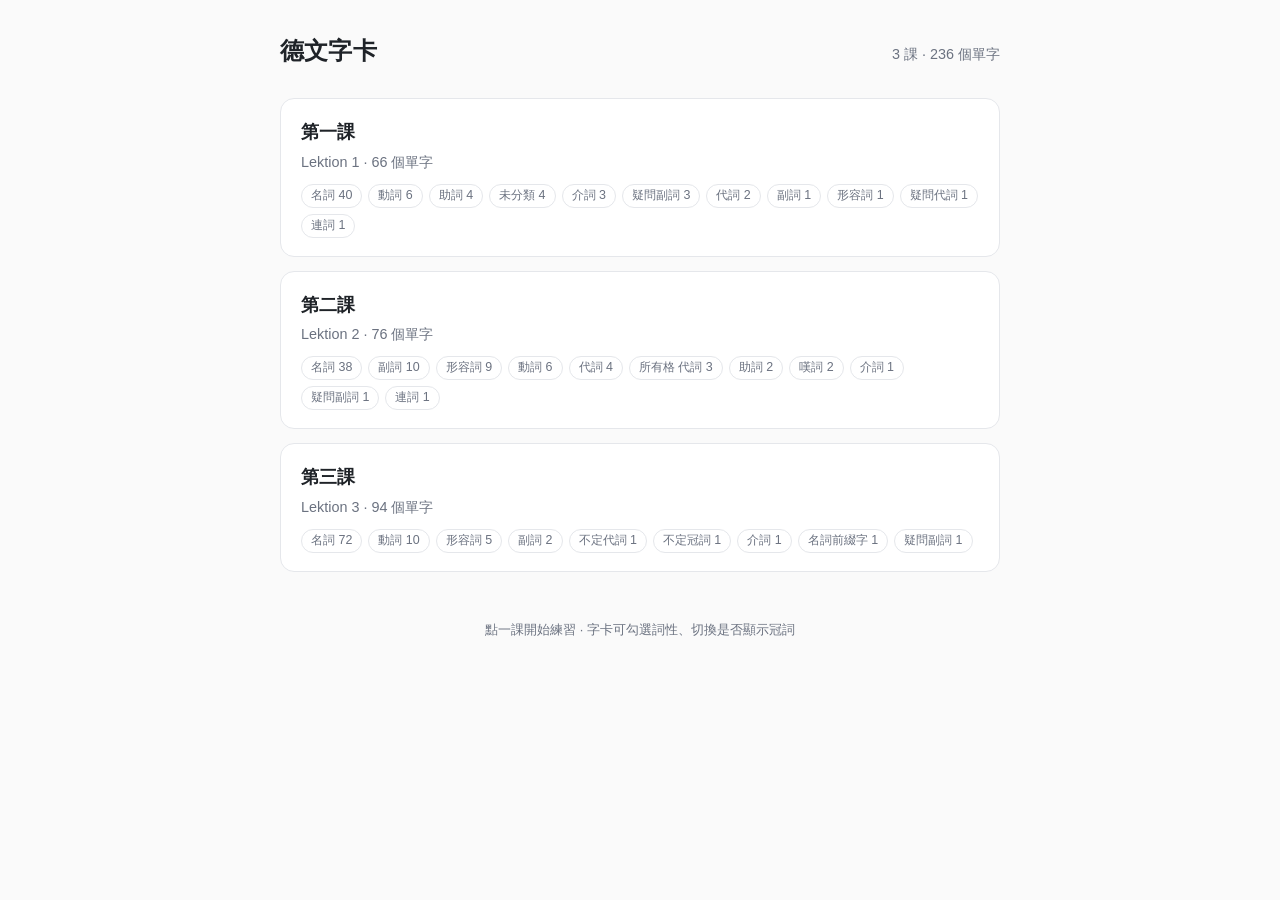
<file: index.html>
<!DOCTYPE html>
<html lang="zh-Hant">
<head>
  <meta charset="UTF-8">
  <meta name="viewport" content="width=device-width, initial-scale=1">
  <title>德文字卡</title>
  <link rel="stylesheet" href="css/style.css">
</head>
<body>
  <main class="container">
    <header class="site">
      <h1>德文字卡</h1>
      <span class="sub" id="total"></span>
    </header>

    <div class="lessons" id="lessons"><p class="empty">載入中…</p></div>

    <footer>點一課開始練習 · 字卡可勾選詞性、切換是否顯示冠詞</footer>
  </main>
  <script src="js/common.js"></script>
  <script src="js/index.js"></script>
</body>
</html>
</file>
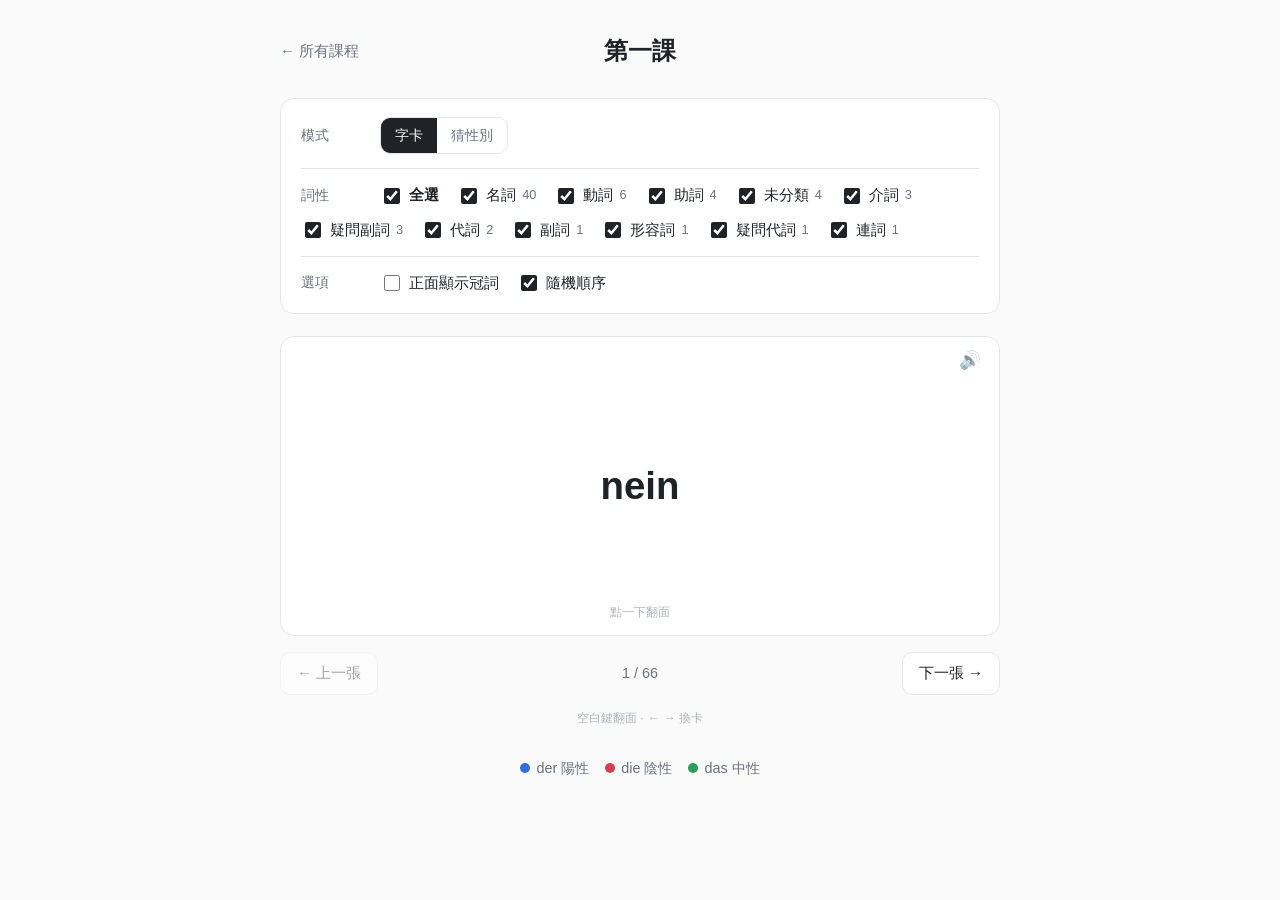
<file: practice.html>
<!DOCTYPE html>
<html lang="zh-Hant">
<head>
  <meta charset="UTF-8">
  <meta name="viewport" content="width=device-width, initial-scale=1">
  <title>練習 · 德文字卡</title>
  <link rel="stylesheet" href="css/style.css">
</head>
<body>
  <main class="container">
    <header class="site centered">
      <a class="back" href="index.html">← 所有課程</a>
      <h1 id="title">練習</h1>
    </header>

    <section class="panel">
      <div class="row">
        <span class="label">模式</span>
        <div class="seg" id="mode">
          <button data-mode="cards" class="on">字卡</button>
          <button data-mode="gender">猜性別</button>
        </div>
      </div>
      <div class="row" id="pos-row">
        <span class="label">詞性</span>
        <label><input type="checkbox" id="pos-all" checked> <strong>全選</strong></label>
        <span id="pos-list" style="display:contents"></span>
      </div>
      <div class="row">
        <span class="label">選項</span>
        <label id="show-article-wrap"><input type="checkbox" id="show-article"> 正面顯示冠詞</label>
        <label><input type="checkbox" id="shuffle" checked> 隨機順序</label>
      </div>
    </section>

    <!-- 字卡模式 -->
    <section id="cards-view">
      <div class="stage">
        <div class="card" id="card" tabindex="0" aria-label="點一下翻面">
          <div class="face front-face" id="front"></div>
          <div class="face back-face" id="back"></div>
        </div>
      </div>
      <div class="controls">
        <button class="btn" id="prev">← 上一張</button>
        <span class="progress" id="progress"></span>
        <button class="btn" id="next">下一張 →</button>
      </div>
      <p class="keys">空白鍵翻面 · ← → 換卡</p>
    </section>

    <!-- 猜性別模式 -->
    <section id="gender-view" hidden>
      <div class="card"><div class="face" id="g-face"></div></div>
      <div class="choices">
        <button class="choice g-der" data-g="der">der</button>
        <button class="choice g-die" data-g="die">die</button>
        <button class="choice g-das" data-g="das">das</button>
      </div>
      <div class="feedback" id="g-feedback"></div>
      <div class="controls">
        <span class="score" id="g-score"></span>
        <span class="progress" id="g-progress"></span>
        <button class="btn primary" id="g-next">下一題 →</button>
      </div>
      <p class="keys">按 1 / 2 / 3 選 der / die / das · Enter 下一題</p>
    </section>

    <div class="legend centered">
      <span class="g-der">der 陽性</span>
      <span class="g-die">die 陰性</span>
      <span class="g-das">das 中性</span>
    </div>
  </main>
  <script src="js/common.js"></script>
  <script src="js/practice.js"></script>
</body>
</html>
</file>
<file: css/style.css>
/* 德文字卡 — 簡約風格。顏色只在這裡定義，其他地方用變數。 */
:root {
  --der: #2f6fdb;      /* 陽性 藍 */
  --die: #d6404a;      /* 陰性 紅 */
  --das: #2e9a5a;      /* 中性 綠 */
  --der-bg: #eaf1fd;
  --die-bg: #fcebec;
  --das-bg: #e8f6ee;
  --text: #1f2328;
  --muted: #6b7280;
  --line: #e5e7eb;
  --bg: #fafafa;
  --card: #ffffff;
  --radius: 14px;
  font-family: -apple-system, BlinkMacSystemFont, "Segoe UI", "Noto Sans TC", "PingFang TC", sans-serif;
  color: var(--text);
  background: var(--bg);
}

* { box-sizing: border-box; }
[hidden] { display: none !important; }
body { margin: 0; line-height: 1.6; }
a { color: inherit; }
.container { max-width: 760px; margin: 0 auto; padding: 32px 20px 64px; }

header.site { display: flex; align-items: baseline; justify-content: space-between; gap: 12px; margin-bottom: 28px; }
header.site h1 { font-size: 1.5rem; margin: 0; font-weight: 650; letter-spacing: .01em; }
header.site .sub { color: var(--muted); font-size: .9rem; }
/* 練習頁：左邊返回連結、課名置中 */
header.site.centered { display: grid; grid-template-columns: 1fr auto 1fr; align-items: center; }
header.site.centered h1 { grid-column: 2; text-align: center; }
header.site.centered .back { justify-self: start; }
.back { text-decoration: none; color: var(--muted); font-size: .95rem; }
.back:hover { color: var(--text); }

/* 首頁課程列表 */
.lessons { display: grid; gap: 14px; }
.lesson-card {
  display: block; text-decoration: none; background: var(--card);
  border: 1px solid var(--line); border-radius: var(--radius); padding: 18px 20px;
  transition: border-color .15s, transform .15s;
}
.lesson-card:hover { border-color: #c9ccd1; transform: translateY(-1px); }
.lesson-card h2 { margin: 0 0 4px; font-size: 1.15rem; font-weight: 600; }
.lesson-card .meta { color: var(--muted); font-size: .9rem; }
.chips { display: flex; flex-wrap: wrap; gap: 6px; margin-top: 10px; }
.chip { font-size: .78rem; color: var(--muted); border: 1px solid var(--line); border-radius: 999px; padding: 1px 9px; }

.legend { display: flex; gap: 16px; margin-top: 28px; color: var(--muted); font-size: .9rem; }
.legend.centered { justify-content: center; }
.legend span::before { content: ""; display: inline-block; width: 10px; height: 10px; border-radius: 50%; margin-right: 6px; background: var(--c); }

/* 設定區 */
.panel { background: var(--card); border: 1px solid var(--line); border-radius: var(--radius); padding: 18px 20px; margin-bottom: 22px; }
.row { display: flex; flex-wrap: wrap; align-items: center; gap: 10px 18px; }
.row + .row { margin-top: 14px; padding-top: 14px; border-top: 1px solid var(--line); }
.label { font-size: .85rem; color: var(--muted); min-width: 4.5em; }
.panel label { display: inline-flex; align-items: center; gap: 6px; cursor: pointer; font-size: .95rem; user-select: none; }
.panel input[type=checkbox], .panel input[type=radio] { accent-color: var(--text); width: 16px; height: 16px; }
.count { color: var(--muted); font-size: .8rem; }

.seg { display: inline-flex; border: 1px solid var(--line); border-radius: 10px; overflow: hidden; }
.seg button { border: 0; background: transparent; padding: 6px 14px; font: inherit; font-size: .9rem; cursor: pointer; color: var(--muted); }
.seg button.on { background: var(--text); color: #fff; }

/* 字卡 */
.stage { perspective: 1200px; }
.card {
  position: relative; height: 300px; cursor: pointer;
  transform-style: preserve-3d; transition: transform .45s ease;
}
.card.flipped { transform: rotateY(180deg); }
.face {
  position: absolute; inset: 0; backface-visibility: hidden; -webkit-backface-visibility: hidden;
  display: flex; flex-direction: column; align-items: center; justify-content: center; text-align: center;
  background: var(--card); border: 1px solid var(--line); border-radius: var(--radius);
  padding: 24px; transition: background .2s;
}
.back-face { transform: rotateY(180deg); }
.word { font-size: 2.4rem; font-weight: 600; line-height: 1.25; word-break: break-word; }
.article { font-weight: 500; margin-right: .3em; }
.zh { font-size: 1.35rem; margin-top: 14px; }
.info { color: var(--muted); font-size: .9rem; margin-top: 10px; }
.hint { position: absolute; bottom: 12px; font-size: .78rem; color: #b0b4ba; }

/* 依性別上色（.g-der / .g-die / .g-das / 多性別用 .g-multi） */
.g-der { --c: var(--der); --cb: var(--der-bg); }
.g-die { --c: var(--die); --cb: var(--die-bg); }
.g-das { --c: var(--das); --cb: var(--das-bg); }
.face.colored { background: var(--cb); border-color: var(--c); }
.face.colored .word, .face.colored .article { color: var(--c); }
.face.colored.g-multi { background: linear-gradient(135deg, var(--c1b) 50%, var(--c2b) 50%); border-color: var(--line); }
.face.colored.g-multi .word { color: var(--text); }
.art-der { color: var(--der); } .art-die { color: var(--die); } .art-das { color: var(--das); }

/* 控制列 */
.controls { display: flex; align-items: center; justify-content: space-between; margin-top: 16px; gap: 10px; }
.btn {
  font: inherit; font-size: .95rem; background: var(--card); color: var(--text);
  border: 1px solid var(--line); border-radius: 10px; padding: 8px 16px; cursor: pointer;
}
.btn:hover:not(:disabled) { border-color: #c9ccd1; }
.btn:disabled { opacity: .4; cursor: default; }
.btn.primary { background: var(--text); color: #fff; border-color: var(--text); }
.progress { color: var(--muted); font-size: .9rem; }
.speak { position: absolute; top: 12px; right: 12px; border: 0; background: transparent; font-size: 1.1rem; cursor: pointer; opacity: .55; }
.speak:hover { opacity: 1; }

/* 猜性別 */
.choices { display: grid; grid-template-columns: repeat(3, 1fr); gap: 10px; margin-top: 16px; }
.choice { font: inherit; font-size: 1.15rem; font-weight: 600; padding: 14px 0; border-radius: 12px; cursor: pointer; background: var(--card); border: 2px solid var(--c); color: var(--c); }
.choice:hover:not(:disabled) { background: var(--cb); }
.choice.right { background: var(--c); color: #fff; }
.choice.wrong { opacity: .35; }
.choice:disabled { cursor: default; }
.feedback { text-align: center; margin-top: 12px; min-height: 1.6em; font-weight: 500; }
.score { color: var(--muted); font-size: .9rem; }

.empty { text-align: center; color: var(--muted); padding: 40px 0; }
.keys { text-align: center; color: #b0b4ba; font-size: .78rem; margin-top: 14px; }
footer { text-align: center; color: var(--muted); font-size: .8rem; margin-top: 48px; }

@media (max-width: 520px) {
  .word { font-size: 1.9rem; }
  .card { height: 260px; }
}
</file>
